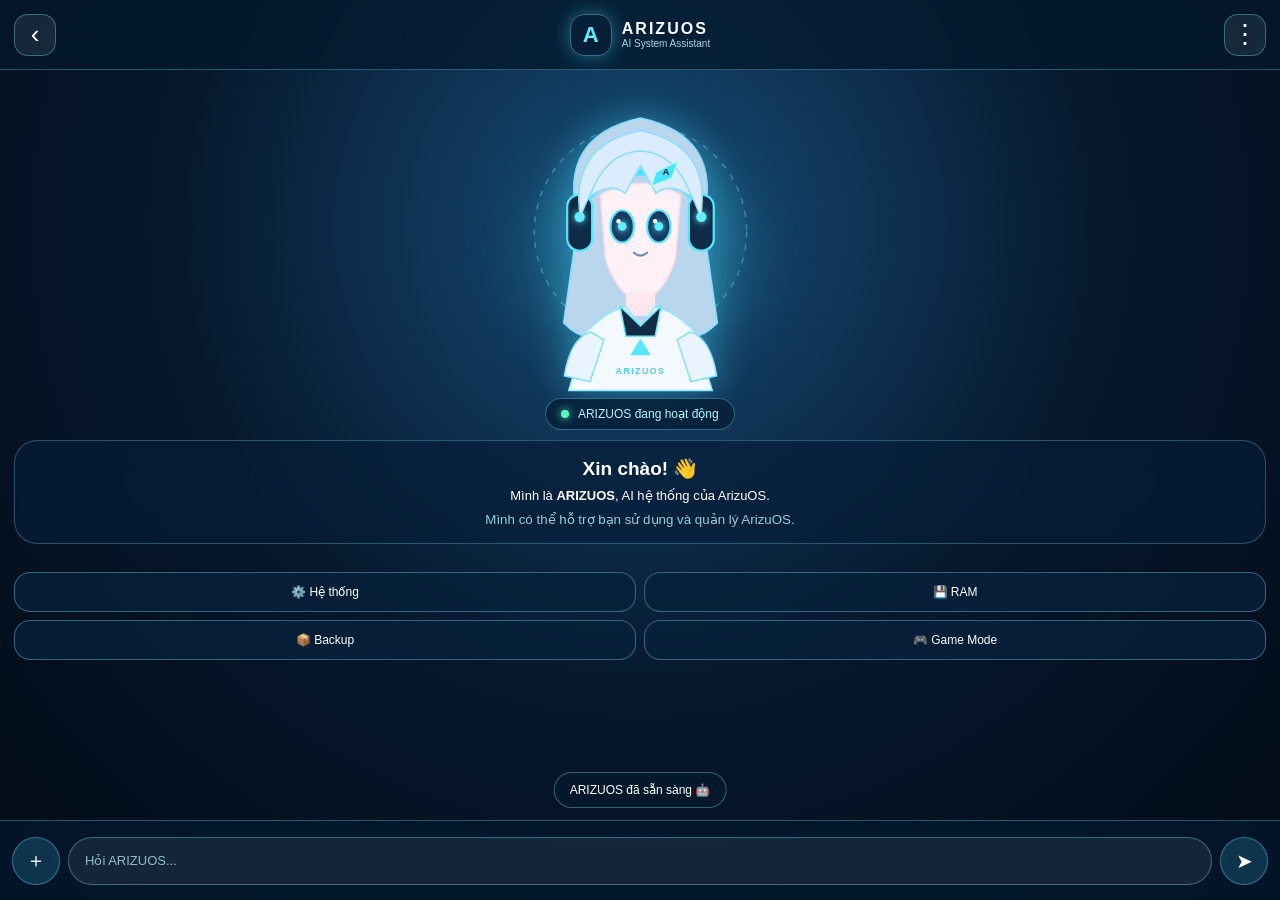
<file: arizuos/arizuos/Phase01_Foundation/AI/index.html>
<!DOCTYPE html>
<html lang="vi">
<head>
    <meta charset="UTF-8">

    <meta
        name="viewport"
        content="width=device-width, initial-scale=1.0"
    >

    <title>ARIZUOS AI</title>

    <link
        rel="stylesheet"
        href="css/arizuos.css"
    >
</head>

<body>

    <!-- THANH TRÊN -->

    <header class="topbar">

        <button
            class="top-btn"
            onclick="goBack()"
        >
            ‹
        </button>

        <div class="title">

            <div class="core">
                A
            </div>

            <div>
                <b>ARIZUOS</b>

                <small>
                    AI System Assistant
                </small>
            </div>

        </div>

        <button
            class="top-btn"
            onclick="showMenu()"
        >
            ⋮
        </button>

    </header>


    <!-- KHU VỰC CHAT -->

    <main class="chat">


        <!-- NHÂN VẬT ARIZUOS -->

        <section class="ai-stage">

            <div class="glow"></div>


            <div
                class="character"
                id="character"
            >

                <!--
                    NHÂN VẬT ĐƯỢC VẼ
                    HOÀN TOÀN BẰNG SVG
                -->

                <svg
                    viewBox="0 0 320 430"
                    xmlns="http://www.w3.org/2000/svg"
                >

                    <!-- Aura -->

                    <circle
                        cx="160"
                        cy="200"
                        r="145"
                        class="aura"
                    />


                    <!-- Tóc phía sau -->

                    <path
                        class="hairBack"
                        d="
                        M75 185
                        Q45 70 160 45
                        Q275 70 245 185
                        L265 325
                        Q225 365 198 320
                        L160 365
                        L122 320
                        Q95 365 55 325
                        Z
                        "
                    />


                    <!-- Tai nghe -->

                    <path
                        class="headset"
                        d="
                        M72 170
                        Q160 68 248 170
                        "
                    />

                    <rect
                        class="ear"
                        x="60"
                        y="150"
                        width="34"
                        height="76"
                        rx="16"
                    />

                    <rect
                        class="ear"
                        x="226"
                        y="150"
                        width="34"
                        height="76"
                        rx="16"
                    />

                    <circle
                        class="earLight"
                        cx="77"
                        cy="180"
                        r="7"
                    />

                    <circle
                        class="earLight"
                        cx="243"
                        cy="180"
                        r="7"
                    />


                    <!-- Tóc -->

                    <path
                        class="hair"
                        d="
                        M78 180
                        Q62 82 160 62
                        Q258 82 242 180
                        Q225 135 205 115
                        Q185 98 160 104
                        Q135 98 115 115
                        Q95 135 78 180
                        Z
                        "
                    />


                    <!-- Khuôn mặt -->

                    <path
                        class="face"
                        d="
                        M105 150
                        Q160 118 215 150
                        L208 236
                        Q194 285 160 298
                        Q126 285 112 236
                        Z
                        "
                    />


                    <!-- Mái -->

                    <path
                        class="bang"
                        d="
                        M90 153
                        Q112 92 160 90
                        Q208 92 230 153
                        Q201 132 181 148
                        L160 110
                        L139 148
                        Q119 132 90 153
                        Z
                        "
                    />


                    <!-- Mắt -->

                    <ellipse
                        class="eye"
                        cx="135"
                        cy="193"
                        rx="16"
                        ry="22"
                    />

                    <ellipse
                        class="eye"
                        cx="185"
                        cy="193"
                        rx="16"
                        ry="22"
                    />


                    <!-- Đồng tử phát sáng -->

                    <circle
                        class="pupil"
                        cx="135"
                        cy="193"
                        r="6"
                    />

                    <circle
                        class="pupil"
                        cx="185"
                        cy="193"
                        r="6"
                    />


                    <!-- Điểm sáng mắt -->

                    <circle
                        cx="130"
                        cy="186"
                        r="3"
                        fill="white"
                    />

                    <circle
                        cx="180"
                        cy="186"
                        r="3"
                        fill="white"
                    />


                    <!-- Miệng -->

                    <path
                        class="mouth"
                        d="
                        M151 229
                        Q160 237 169 229
                        "
                    />


                    <!-- Kẹp tóc -->

                    <path
                        class="clip"
                        d="
                        M181 119
                        L211 104
                        L203 127
                        L175 138
                        Z
                        "
                    />

                    <text
                        x="190"
                        y="123"
                        class="clipText"
                    >
                        A
                    </text>


                    <!-- Cổ -->

                    <path
                        class="neck"
                        d="
                        M140 282
                        V315
                        H180
                        V282
                        "
                    />


                    <!-- Áo -->

                    <path
                        class="body"
                        d="
                        M140 303
                        Q112 309 86 337
                        L62 417
                        H258
                        L234 337
                        Q208 309 180 303
                        L160 329
                        Z
                        "
                    />


                    <!-- Cổ áo -->

                    <path
                        class="collar"
                        d="
                        M132 302
                        L160 329
                        L188 302
                        L180 343
                        H140
                        Z
                        "
                    />


                    <!-- Tay áo -->

                    <path
                        class="sleeve"
                        d="
                        M92 337
                        Q64 346 56 397
                        L91 405
                        L110 348
                        Z
                        "
                    />

                    <path
                        class="sleeve"
                        d="
                        M228 337
                        Q256 346 264 397
                        L229 405
                        L210 348
                        Z
                        "
                    />


                    <!-- Logo -->

                    <path
                        class="logo"
                        d="
                        M160 346
                        L174 369
                        H146
                        Z
                        "
                    />

                    <text
                        x="160"
                        y="394"
                        text-anchor="middle"
                        class="logoText"
                    >
                        ARIZUOS
                    </text>

                </svg>

            </div>


            <!-- Trạng thái -->

            <div
                class="status"
                id="status"
            >

                <i></i>

                ARIZUOS đang hoạt động

            </div>

        </section>


        <!-- GIỚI THIỆU -->

        <div class="welcome">

            <h2>
                Xin chào! 👋
            </h2>

            <p>
                Mình là
                <b>ARIZUOS</b>,
                AI hệ thống của ArizuOS.
            </p>

            <small>
                Mình có thể hỗ trợ bạn
                sử dụng và quản lý ArizuOS.
            </small>

        </div>


        <!-- TIN NHẮN -->

        <div
            id="messages"
            class="messages"
        ></div>


        <!-- CÂU HỎI NHANH -->

        <div class="suggestions">

            <button
                onclick="quickAsk('Kiểm tra hệ thống')"
            >
                ⚙️ Hệ thống
            </button>

            <button
                onclick="quickAsk('Kiểm tra RAM')"
            >
                💾 RAM
            </button>

            <button
                onclick="quickAsk('Backup dữ liệu')"
            >
                📦 Backup
            </button>

            <button
                onclick="quickAsk('Game Mode')"
            >
                🎮 Game Mode
            </button>

        </div>

    </main>


    <!-- Ô NHẬP -->

    <div class="input">

        <button
            onclick="showToast('Tệp đang phát triển 📎')"
        >
            ＋
        </button>

        <input
            id="messageInput"
            type="text"
            placeholder="Hỏi ARIZUOS..."
            autocomplete="off"
        >

        <button
            onclick="sendMessage()"
        >
            ➤
        </button>

    </div>


    <div id="toast"></div>


    <script src="js/arizuos.js"></script>

</body>
</html>
</file>
<file: arizuos/arizuos/Phase01_Foundation/AI/css/arizuos.css>
* {
    box-sizing: border-box;
    margin: 0;
    padding: 0;
}

body {
    height: 100vh;
    overflow: hidden;

    font-family: Arial, sans-serif;

    color: white;

    background:
        radial-gradient(
            circle at 50% 25%,
            #174d78,
            #06182d 50%,
            #020a16
        );
}


/* =========================
   TOP BAR
========================= */

.topbar {
    position: fixed;

    top: 0;
    left: 0;
    right: 0;

    height: 70px;

    display: flex;

    align-items: center;
    justify-content: space-between;

    padding: 10px 14px;

    background: rgba(3, 24, 45, 0.75);

    backdrop-filter: blur(18px);

    border-bottom:
        1px solid rgba(130, 235, 255, 0.3);

    z-index: 10;
}

.top-btn {
    width: 42px;
    height: 42px;

    border-radius: 14px;

    border:
        1px solid rgba(130, 235, 255, 0.35);

    background:
        rgba(255, 255, 255, 0.08);

    color: white;

    font-size: 26px;
}

.title {
    display: flex;

    align-items: center;

    gap: 10px;
}

.title b {
    display: block;

    letter-spacing: 2px;
}

.title small {
    display: block;

    color: #9dd8e5;

    font-size: 10px;
}

.core {
    width: 42px;
    height: 42px;

    display: grid;

    place-items: center;

    border-radius: 14px;

    color: #67eaff;

    border:
        1px solid rgba(130, 235, 255, 0.4);

    box-shadow:
        0 0 18px rgba(69, 223, 255, 0.4);

    font-weight: bold;

    font-size: 22px;
}


/* =========================
   CHAT
========================= */

.chat {
    position: absolute;

    top: 70px;
    bottom: 80px;

    left: 0;
    right: 0;

    overflow-y: auto;

    padding: 5px 14px 25px;

    scrollbar-width: none;
}

.chat::-webkit-scrollbar {
    display: none;
}


/* =========================
   AI STAGE
========================= */

.ai-stage {
    height: 365px;

    display: flex;

    flex-direction: column;

    align-items: center;
    justify-content: center;

    position: relative;
}


/* Ánh sáng */

.glow {
    position: absolute;

    width: 220px;
    height: 220px;

    border-radius: 50%;

    background:
        rgba(66, 223, 255, 0.18);

    filter: blur(30px);

    animation:
        pulse 3s infinite;
}


/* =========================
   NHÂN VẬT
========================= */

.character {
    width: 235px;
    height: 315px;

    position: relative;

    z-index: 2;

    filter:
        drop-shadow(
            0 0 18px
            rgba(72, 221, 255, 0.4)
        );

    animation:
        float 4s ease-in-out infinite;
}

.character svg {
    width: 100%;
    height: 100%;
}


/* Aura */

.aura {
    fill:
        rgba(93, 234, 255, 0.04);

    stroke:
        rgba(124, 239, 255, 0.35);

    stroke-width: 2;

    stroke-dasharray:
        8 10;
}


/* Tóc */

.hairBack,
.hair,
.bang {

    fill: #dcecff;

    stroke: #86dfff;

    stroke-width: 2;
}

.hairBack {
    fill: #b9d6ec;
}


/* Tai nghe */

.headset {

    fill: none;

    stroke: #4ce3ff;

    stroke-width: 9;
}

.ear {

    fill: #102b46;

    stroke: #55e8ff;

    stroke-width: 3;
}

.earLight {

    fill: #61edff;

    filter:
        drop-shadow(
            0 0 5px #61edff
        );
}


/* Mặt */

.face {

    fill: #fff1f5;

    stroke: #ffd8e6;

    stroke-width: 2;
}


/* Mắt */

.eye {

    fill: #15385f;

    stroke: #59e9ff;

    stroke-width: 3;
}

.pupil {

    fill: #61edff;

    filter:
        drop-shadow(
            0 0 5px #61edff
        );
}


/* Miệng */

.mouth {

    fill: none;

    stroke: #6d8da5;

    stroke-width: 3;

    stroke-linecap: round;
}


/* Kẹp tóc */

.clip {

    fill: #4ce3ff;

    stroke: #b9f9ff;

    stroke-width: 2;
}

.clipText {

    fill: #07233b;

    font-size: 13px;

    font-weight: bold;
}


/* Áo */

.neck {
    fill: #ffe9ef;
}

.body {

    fill: #f4f9ff;

    stroke: #8feaff;

    stroke-width: 2;
}

.collar {

    fill: #132a44;

    stroke: #5deaff;

    stroke-width: 2;
}

.sleeve {

    fill: #eaf4ff;

    stroke: #7ddfff;

    stroke-width: 2;
}


/* Logo */

.logo {
    fill: #57e8ff;
}

.logoText {

    fill: #4ecff0;

    font-size: 12px;

    font-weight: bold;

    letter-spacing: 2px;
}


/* =========================
   AI STATUS
========================= */

.status {

    position: relative;

    z-index: 3;

    margin-top: -2px;

    padding: 8px 15px;

    border-radius: 20px;

    background:
        rgba(5, 28, 52, 0.75);

    border:
        1px solid rgba(130, 235, 255, 0.35);

    backdrop-filter: blur(10px);

    font-size: 12px;

    color: #b5f5ff;
}

.status i {

    display: inline-block;

    width: 8px;
    height: 8px;

    margin-right: 6px;

    border-radius: 50%;

    background: #55ffbb;

    box-shadow:
        0 0 9px #55ffbb;
}


/* AI đang suy nghĩ */

.ai-stage.thinking .character {

    animation:
        float 4s infinite,
        thinking 1s infinite;
}

.ai-stage.thinking .status i {

    background: #ffe26a;

    box-shadow:
        0 0 9px #ffe26a;
}


/* =========================
   WELCOME
========================= */

.welcome {

    padding: 16px;

    border-radius: 23px;

    text-align: center;

    background:
        rgba(7, 31, 57, 0.67);

    border:
        1px solid rgba(130, 235, 255, 0.27);

    backdrop-filter: blur(15px);
}

.welcome h2 {

    font-size: 19px;

    margin-bottom: 6px;
}

.welcome p {

    font-size: 13px;

    line-height: 1.5;
}

.welcome small {

    display: block;

    color: #9bcbd8;

    margin-top: 6px;
}


/* =========================
   MESSAGE
========================= */

.messages {

    display: flex;

    flex-direction: column;

    gap: 8px;

    margin: 14px 0;
}

.message {

    max-width: 85%;

    padding: 10px 13px;

    border-radius: 17px;

    font-size: 13px;

    line-height: 1.45;
}

.message.user {

    align-self: flex-end;

    background:
        rgba(54, 189, 243, 0.42);

    border:
        1px solid rgba(130, 235, 255, 0.35);

    border-bottom-right-radius: 5px;
}

.message.ai {

    align-self: flex-start;

    background:
        rgba(7, 31, 57, 0.68);

    border:
        1px solid rgba(130, 235, 255, 0.27);

    border-bottom-left-radius: 5px;

    backdrop-filter: blur(15px);
}

.message.ai::before {

    content: "🤖 ARIZUOS";

    display: block;

    color: #b5f5ff;

    font-size: 10px;

    font-weight: bold;

    margin-bottom: 4px;
}


/* =========================
   QUICK BUTTON
========================= */

.suggestions {

    display: grid;

    grid-template-columns:
        1fr 1fr;

    gap: 8px;
}

.suggestions button {

    padding: 12px 7px;

    border-radius: 16px;

    border:
        1px solid rgba(130, 235, 255, 0.35);

    background:
        rgba(8, 33, 61, 0.73);

    color: white;

    font-size: 12px;
}


/* =========================
   INPUT
========================= */

.input {

    height: 80px;

    position: fixed;

    bottom: 0;

    left: 0;
    right: 0;

    display: flex;

    align-items: center;

    gap: 8px;

    padding: 10px 12px;

    background:
        rgba(3, 24, 45, 0.8);

    backdrop-filter: blur(20px);

    border-top:
        1px solid rgba(130, 235, 255, 0.3);

    z-index: 20;
}

.input input {

    flex: 1;

    height: 48px;

    border-radius: 24px;

    border:
        1px solid rgba(130, 235, 255, 0.35);

    background:
        rgba(255, 255, 255, 0.07);

    color: white;

    outline: none;

    padding:
        0 16px;

    font-size: 13px;
}

.input input::placeholder {

    color: #8fbfcb;
}

.input button {

    width: 48px;
    height: 48px;

    border-radius: 50%;

    border:
        1px solid rgba(130, 235, 255, 0.35);

    background:
        rgba(70, 210, 255, 0.17);

    color: white;

    font-size: 20px;
}


/* =========================
   TOAST
========================= */

#toast {

    position: fixed;

    bottom: 92px;

    left: 50%;

    transform:
        translateX(-50%);

    padding: 10px 15px;

    border-radius: 18px;

    background:
        rgba(5, 25, 45, 0.95);

    border:
        1px solid rgba(130, 235, 255, 0.35);

    font-size: 12px;

    opacity: 0;

    transition: 0.25s;

    z-index: 100;
}

#toast.show {
    opacity: 1;
}


/* =========================
   ANIMATION
========================= */

@keyframes float {

    50% {
        transform:
            translateY(-7px);
    }
}

@keyframes pulse {

    50% {

        transform:
            scale(1.18);

        opacity: 0.7;
    }
}

@keyframes thinking {

    50% {

        filter:
            drop-shadow(
                0 0 28px
                rgba(85, 232, 255, 0.9)
            );
    }
}


/* =========================
   MOBILE
========================= */

@media (max-width: 420px) {

    .character {

        width: 205px;
        height: 275px;
    }

    .ai-stage {

        height: 330px;
    }
}
</file>
